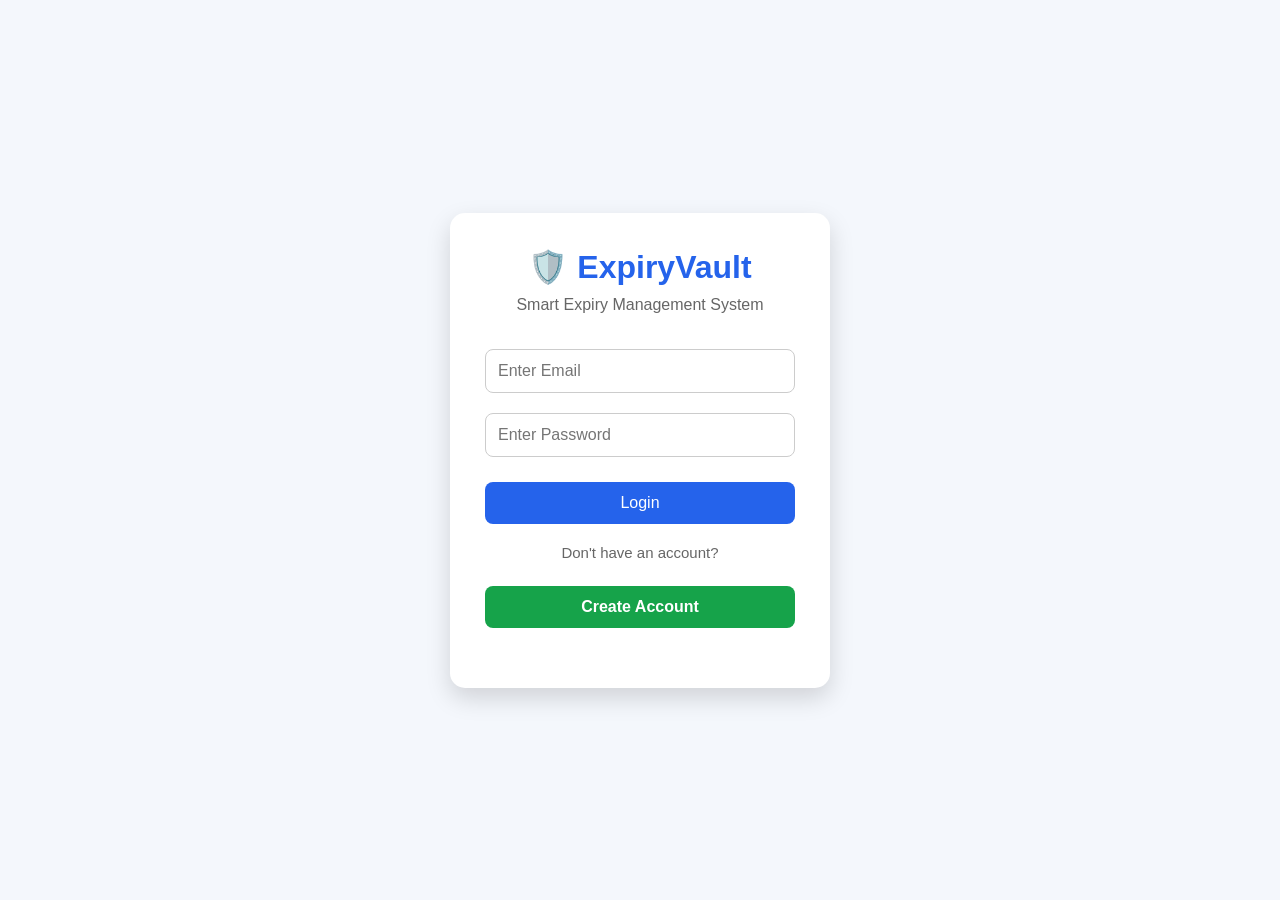
<file: frontend/login.html>
<!DOCTYPE html>
<html lang="en">

<head>
    <meta charset="UTF-8">
    <meta name="viewport" content="width=device-width, initial-scale=1.0">
    <title>ExpiryVault Login</title>

    <link rel="stylesheet" href="css/style.css">
</head>

<body>

<div class="login-container">

    <div class="login-box">

        <h1>🛡️ ExpiryVault</h1>

        <p>Smart Expiry Management System</p>

        <input
            id="email"
            type="email"
            placeholder="Enter Email">

        <input
            id="password"
            type="password"
            placeholder="Enter Password">

        <button onclick="login()">
            Login
        </button>
<p class="signup-text">
    Don't have an account?</p>

<a href="register.html" class="signup-btn">
    Create Account
</a>

        <p id="message"></p>

    </div>

</div>

<script src="js/script.js"></script>

</body>

</html>
</file>
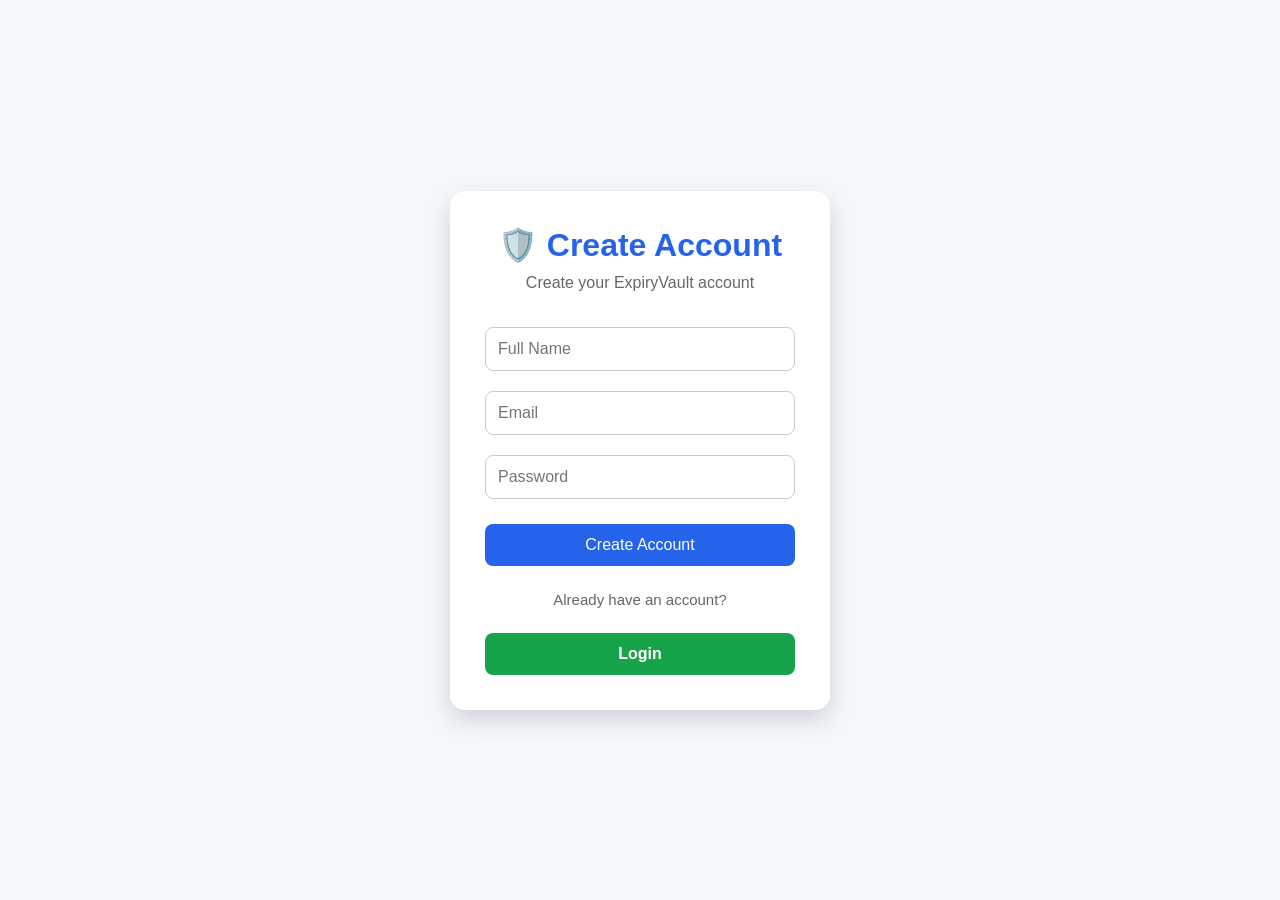
<file: frontend/register.html>
<!DOCTYPE html>
<html lang="en">

<head>
    <meta charset="UTF-8">
    <meta name="viewport" content="width=device-width, initial-scale=1.0">
    <title>ExpiryVault - Register</title>

    <link rel="stylesheet" href="css/style.css">
</head>

<body>

<div class="login-container">

    <div class="login-box">

        <h1>🛡️ Create Account</h1>

        <p>Create your ExpiryVault account</p>

        <input
            type="text"
            id="full_name"
            placeholder="Full Name">

        <input
            type="email"
            id="email"
            placeholder="Email">

        <input
            type="password"
            id="password"
            placeholder="Password">

        <button onclick="registerUser()">
            Create Account
        </button>

        <p id="message"></p>

        <p class="signup-text">
            Already have an account?
        </p>

        <a href="login.html" class="signup-btn">
            Login
        </a>

    </div>

</div>

<script src="js/script.js"></script>

</body>

</html>
</file>
<file: frontend/css/style.css>
*{
    margin:0;
    padding:0;
    box-sizing:border-box;
    font-family:Arial, Helvetica, sans-serif;
}

body{
    background:#f4f7fc;
    color:#333;
}

/* Login Page */

.login-container{
    width:100%;
    height:100vh;
    display:flex;
    justify-content:center;
    align-items:center;
}

.login-box{
    width:380px;
    background:#fff;
    padding:35px;
    border-radius:15px;
    box-shadow:0 10px 25px rgba(0,0,0,0.15);
    text-align:center;
}

.login-box h1{
    color:#2563eb;
    margin-bottom:10px;
}

.login-box p{
    color:#666;
    margin-bottom:25px;
}

input{
    width:100%;
    padding:12px;
    margin:10px 0;
    border:1px solid #ccc;
    border-radius:8px;
    font-size:16px;
}

button{
    width:100%;
    padding:12px;
    margin-top:15px;
    border:none;
    border-radius:8px;
    background:#2563eb;
    color:white;
    font-size:16px;
    cursor:pointer;
    transition:.3s;
}

button:hover{
    background:#1d4ed8;
}

/* Dashboard */

header{
    background:#2563eb;
    color:white;
    padding:18px 30px;
    display:flex;
    justify-content:space-between;
    align-items:center;
}

.logout-btn{
    background:#ef4444;
    padding:10px 18px;
    border-radius:6px;
    cursor:pointer;
    color:white;
    border:none;
}

.container{
    width:95%;
    margin:30px auto;
}

/* Cards */

.cards{
    display:grid;
    grid-template-columns:repeat(auto-fit,minmax(220px,1fr));
    gap:20px;
    margin-bottom:30px;
}

.stat-card{
    background:white;
    border-radius:12px;
    padding:20px;
    box-shadow:0 5px 15px rgba(0,0,0,.1);
}

.stat-card h2{
    color:#2563eb;
    margin-bottom:10px;
}

/* Form */

.form-box{
    background:white;
    padding:25px;
    border-radius:12px;
    box-shadow:0 5px 15px rgba(0,0,0,.1);
    margin-bottom:30px;
}

/* Product Cards */

#productList{
    display:grid;
    grid-template-columns:repeat(auto-fit,minmax(280px,1fr));
    gap:20px;
}

.card{
    background:white;
    padding:20px;
    border-radius:12px;
    box-shadow:0 5px 15px rgba(0,0,0,.1);
}

.card h3{
    color:#2563eb;
    margin-bottom:10px;
}

.card p{
    margin:6px 0;
}

.card button{
    width:48%;
    margin-top:10px;
}

.edit-btn{
    background:#f59e0b;
}

.delete-btn{
    background:#ef4444;
}

.edit-btn:hover{
    background:#d97706;
}

.delete-btn:hover{
    background:#dc2626;
}
#alertBox{

    background:#fff3cd;
    color:#856404;
    padding:15px;
    border-radius:10px;
    border:1px solid #ffeeba;
    margin:20px 0;
    display:none;

}
#categorySummary{

    display:flex;
    flex-wrap:wrap;
    gap:15px;
    margin:20px 0;

}

.summary-card{

    background:#2563eb;
    color:white;
    padding:15px 20px;
    border-radius:10px;
    font-weight:bold;
    box-shadow:0 5px 10px rgba(0,0,0,.15);

}
.download-btn{

    background:#16a34a;
    color:white;
    border:none;
    padding:12px 18px;
    border-radius:8px;
    cursor:pointer;
    margin-bottom:15px;

}

.download-btn:hover{

    background:#15803d;

}
/* ================= RESPONSIVE ================= */

@media (max-width:768px){

header{

display:flex;
flex-direction:column;
gap:10px;
text-align:center;

}

.container{

padding:15px;

}

.cards{

display:flex;
flex-direction:column;
gap:15px;

}

.stat-card{

width:100%;

}

.form-box{

width:100%;

}

input,
select,
textarea,
button{

width:100%;
box-sizing:border-box;

}

.chart-container{

width:100%;

}

#categorySummary{

display:flex;
flex-direction:column;

}

.summary-card{

width:100%;
margin-bottom:10px;

}

.card{

width:100%;

}

.notification-panel{

width:95%;

}

.logout-btn,
#darkModeBtn,
.bell-btn{

width:100%;

}

}
.welcome-banner{

background:linear-gradient(135deg,#3498db,#2ecc71);

color:white;

padding:25px;

border-radius:15px;

margin:20px;

text-align:center;

box-shadow:0 5px 15px rgba(0,0,0,.15);

}
/* ================= DARK MODE ================= */

.dark-mode {
    background: #121212;
    color: white;
}

.dark-mode .container,
.dark-mode .form-box,
.dark-mode .card,
.dark-mode .stat-card,
.dark-mode .summary-card,
.dark-mode .ai-box {
    background: #1e1e1e;
    color: white;
    border: 1px solid #333;
}

.dark-mode input,
.dark-mode select,
.dark-mode textarea {
    background: #2b2b2b;
    color: white;
    border: 1px solid #555;
}

.dark-mode button {
    background: #3498db;
    color: white;
}
.dark-mode .chart-container{

    background:#1f1f1f;

}
.chart-container{

    width:90%;

    max-width:700px;

    margin:30px auto;

    background:white;

    padding:20px;

    border-radius:10px;

    box-shadow:0 0 10px rgba(0,0,0,0.1);

}
.bell-btn{

    background:#3498db;
    color:white;
    border:none;
    padding:10px 15px;
    border-radius:50px;
    cursor:pointer;
    font-size:18px;

}

.notification-panel{

    display:none;
    width:350px;
    background:white;
    border-radius:10px;
    padding:15px;
    margin:20px auto;
    box-shadow:0 0 10px rgba(0,0,0,0.2);

}

.dark-mode .notification-panel{

    background:#1f1f1f;
    color:white;

}
.signup-text{
    text-align:center;
    margin-top:20px;
    margin-bottom:10px;
    font-size:15px;
    color:#666;
}

.signup-btn{
    display:block;
    width:100%;
    padding:12px;
    background:#16a34a;
    color:#fff;
    text-decoration:none;
    text-align:center;
    border-radius:8px;
    font-size:16px;
    font-weight:bold;
    margin-top:10px;
}

.signup-btn:hover{
    background:#15803d;
}
/* Responsive */

@media(max-width:768px){

header{
    flex-direction:column;
    gap:15px;
}

.container{
    width:92%;
}
.ai-box{

    background:white;
    padding:20px;
    border-radius:12px;
    margin-top:30px;
    box-shadow:0 5px 15px rgba(0,0,0,.1);

}

.ai-box textarea{

    width:100%;
    height:120px;
    resize:none;
    padding:10px;
    border-radius:8px;

}
#aiResponse{

    margin-top:20px;
    background:#f4f4f4;
    padding:15px;
    border-radius:8px;
    min-height:60px;

}
}
</file>
